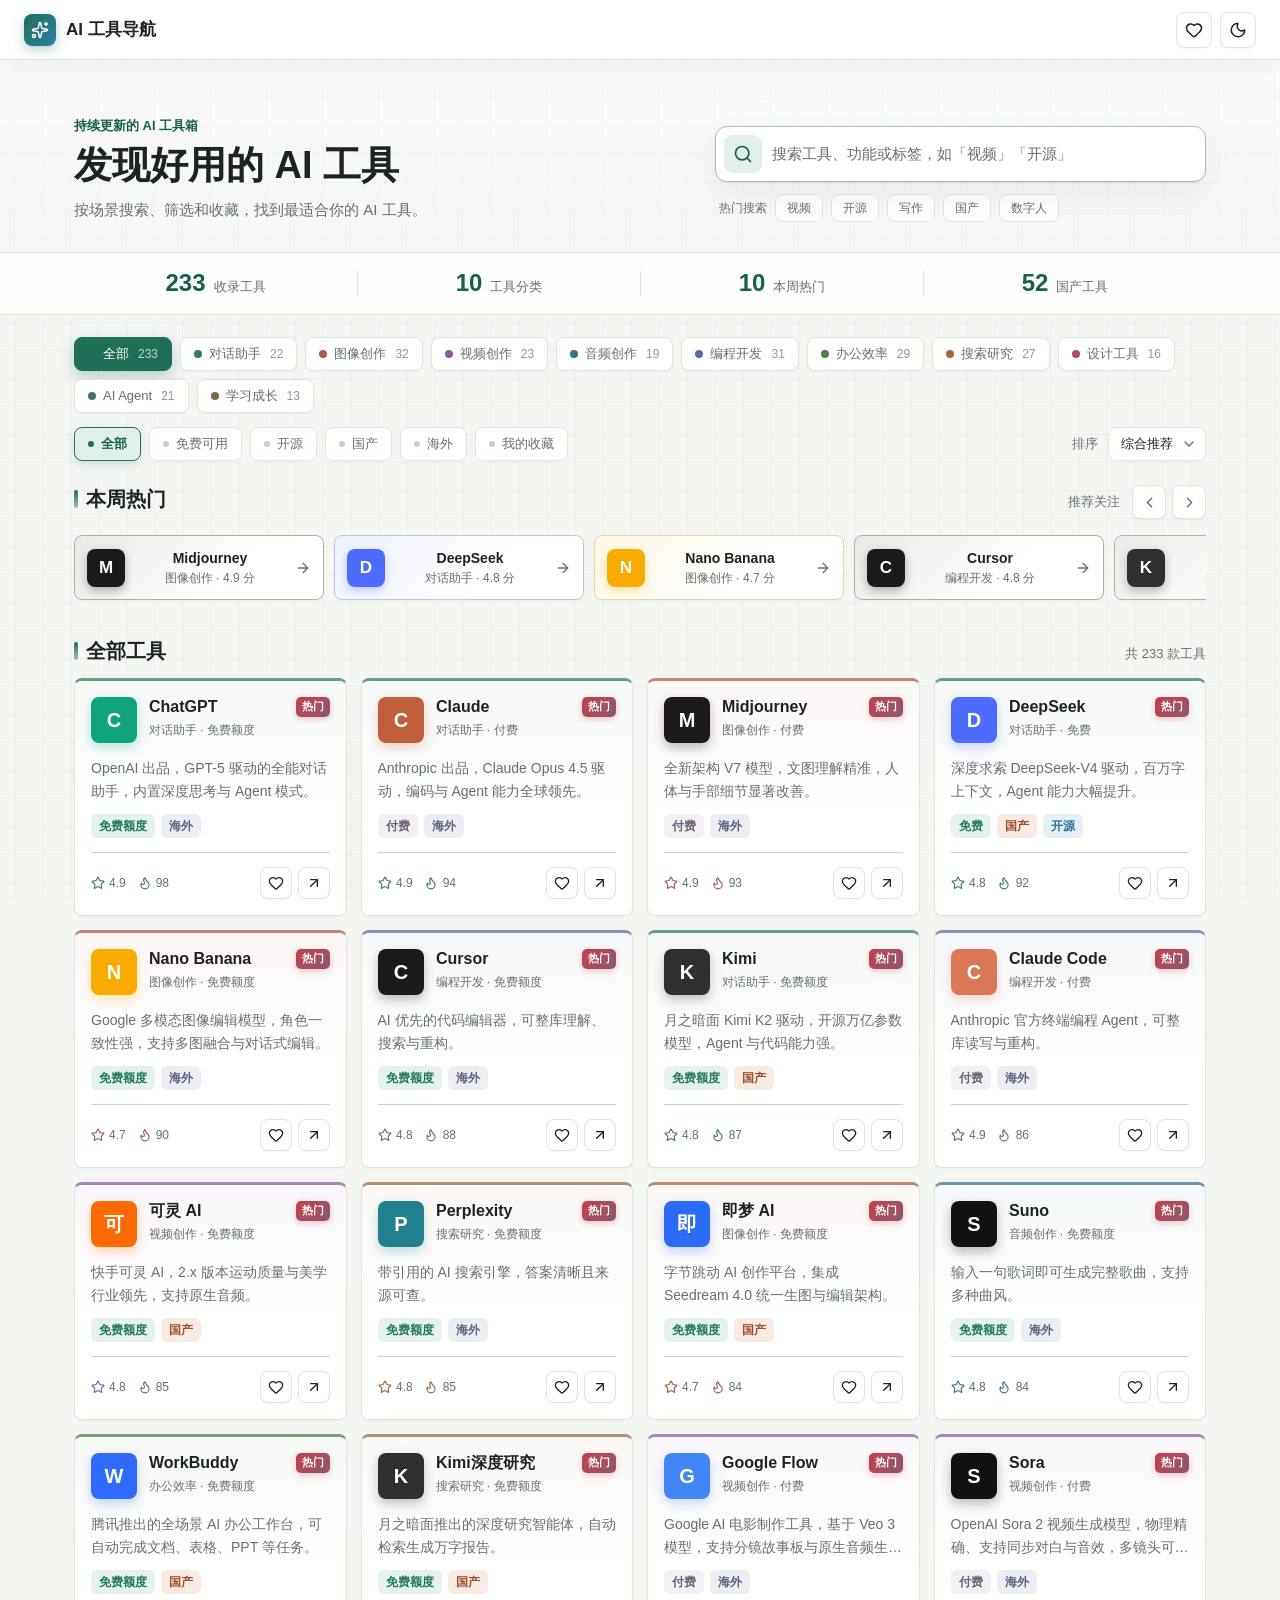
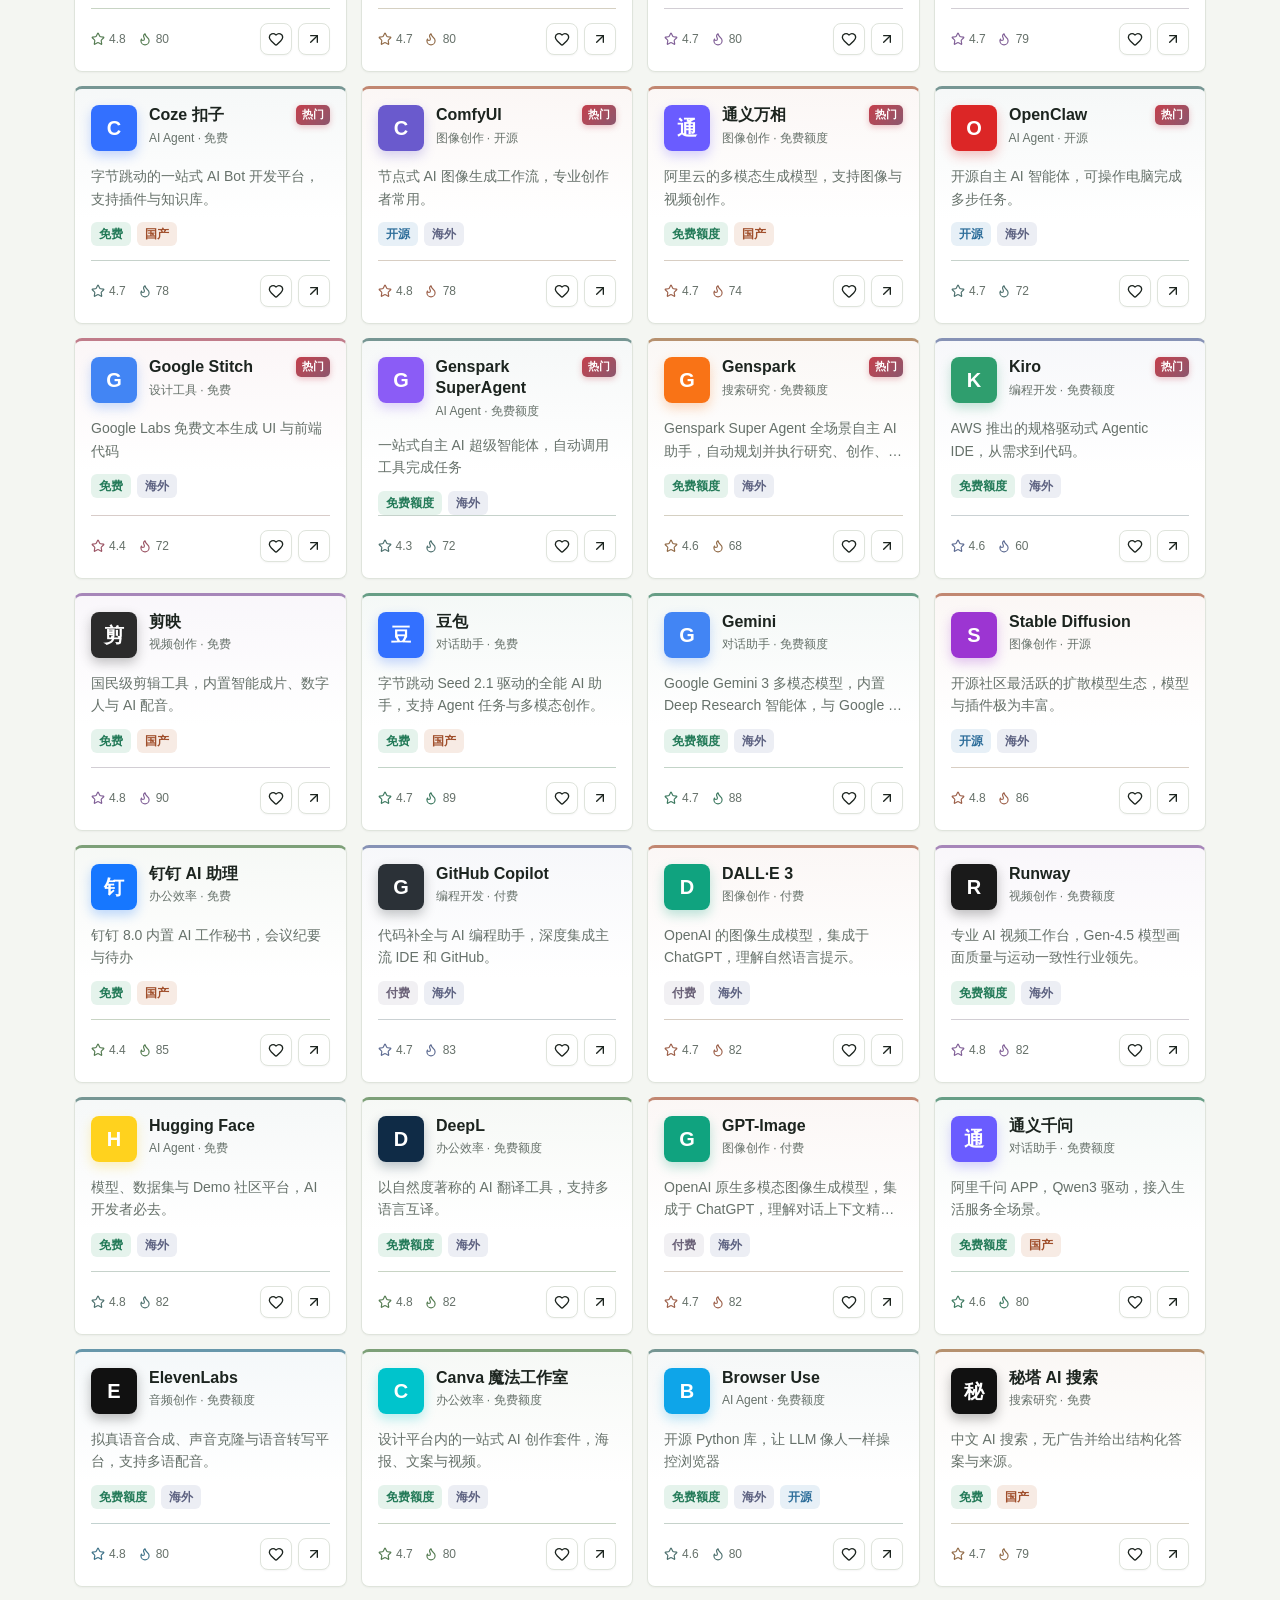
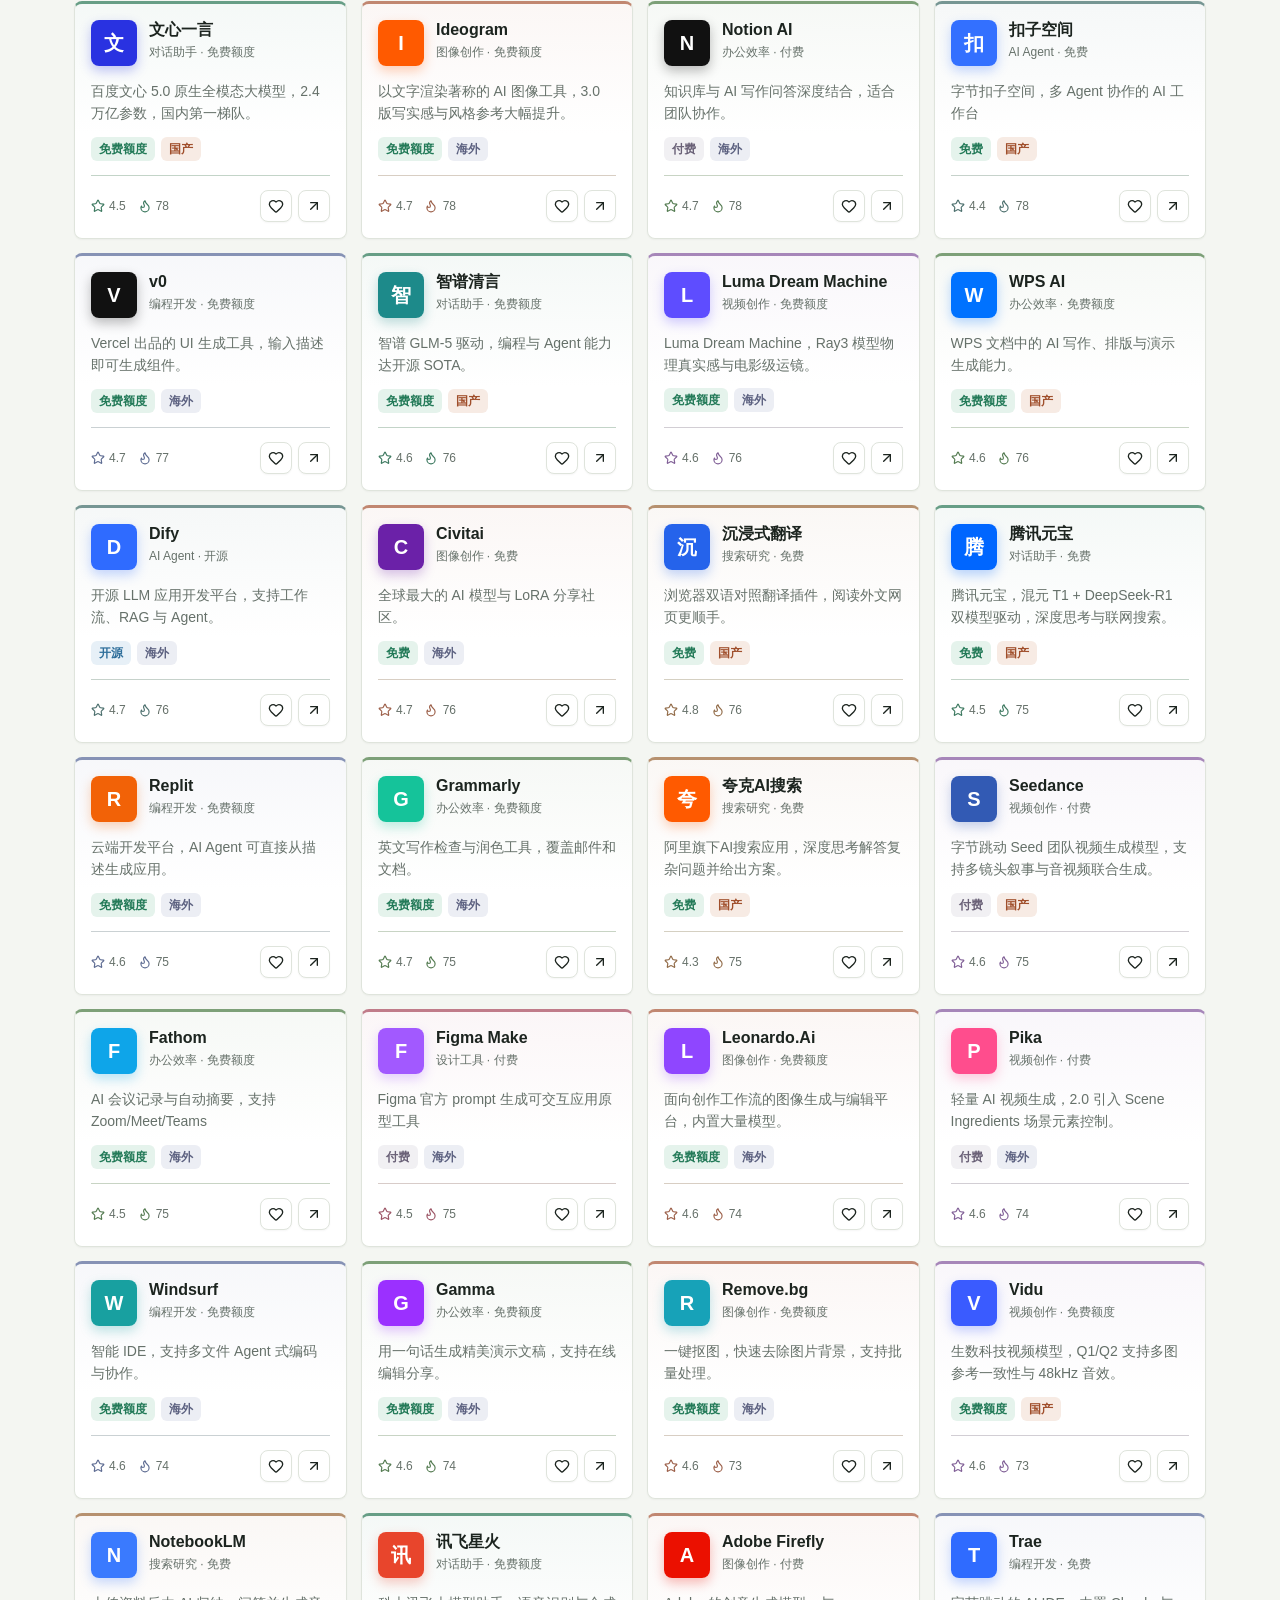
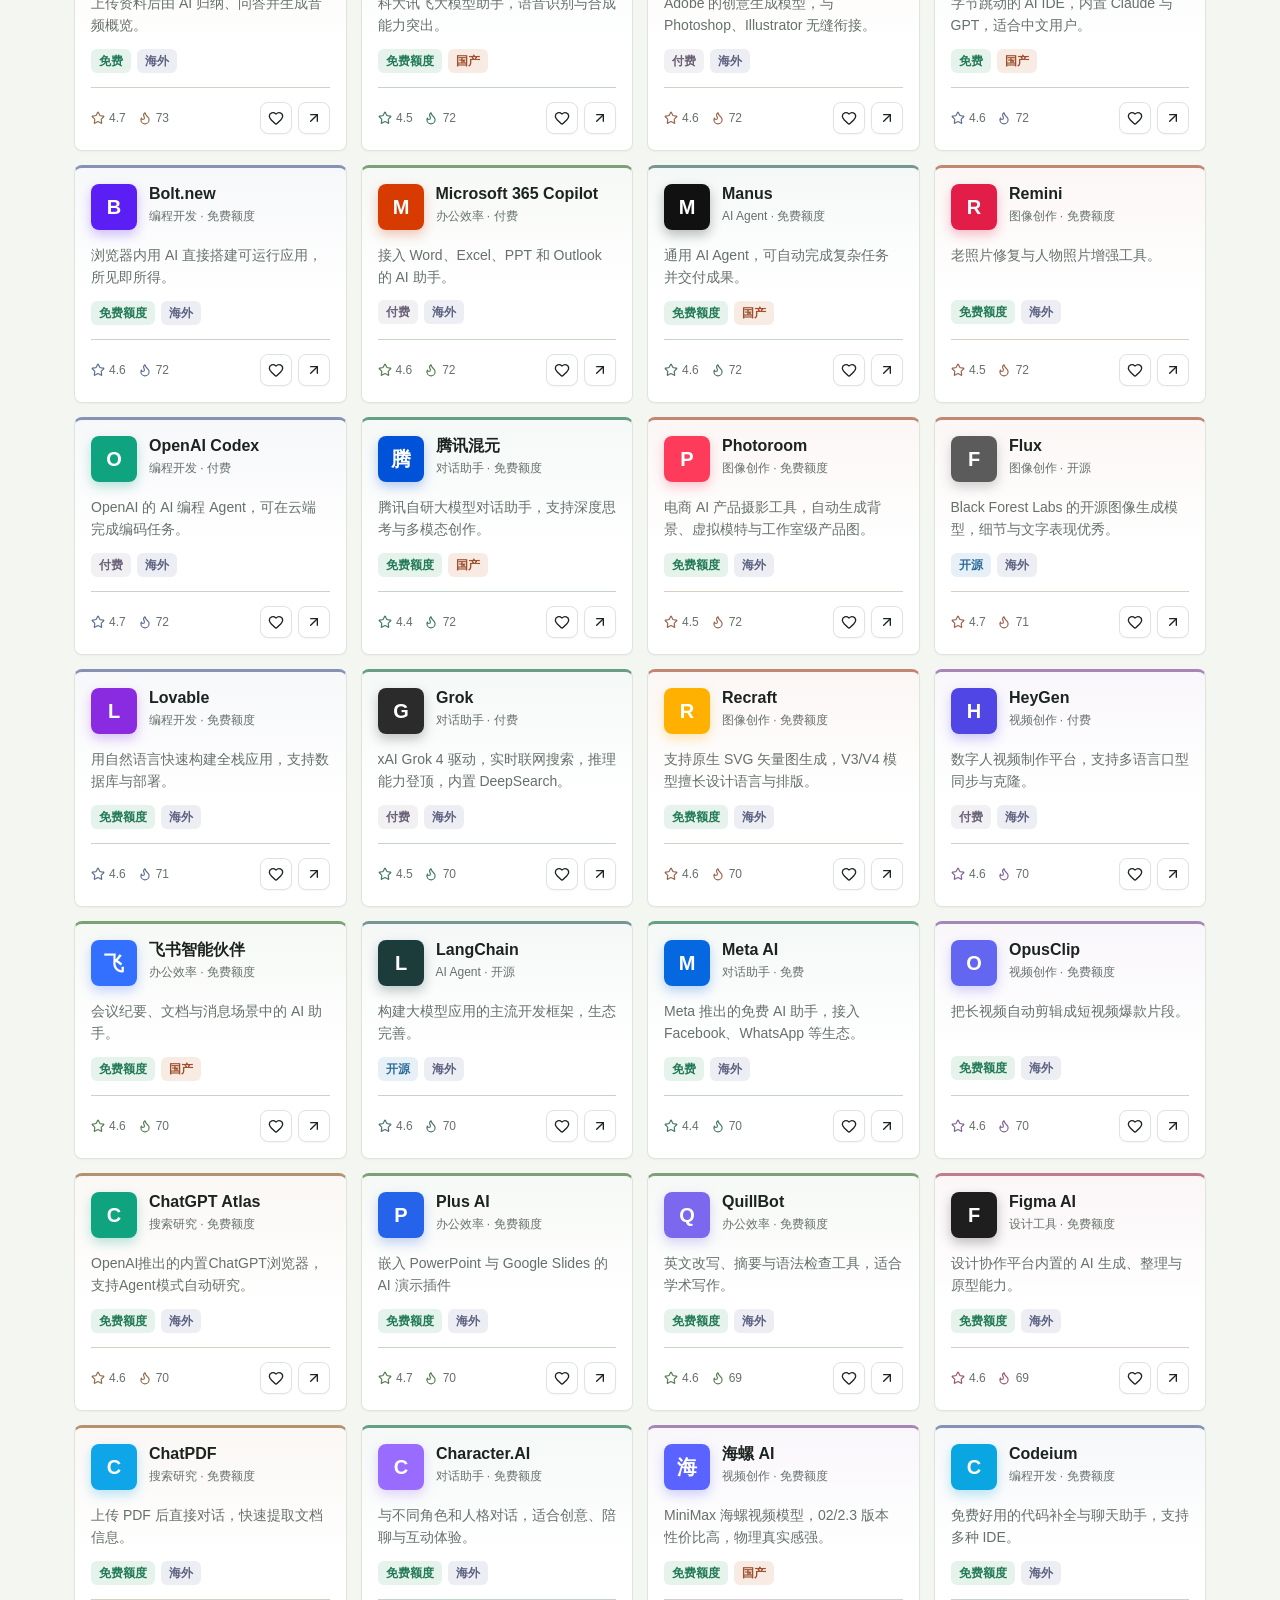
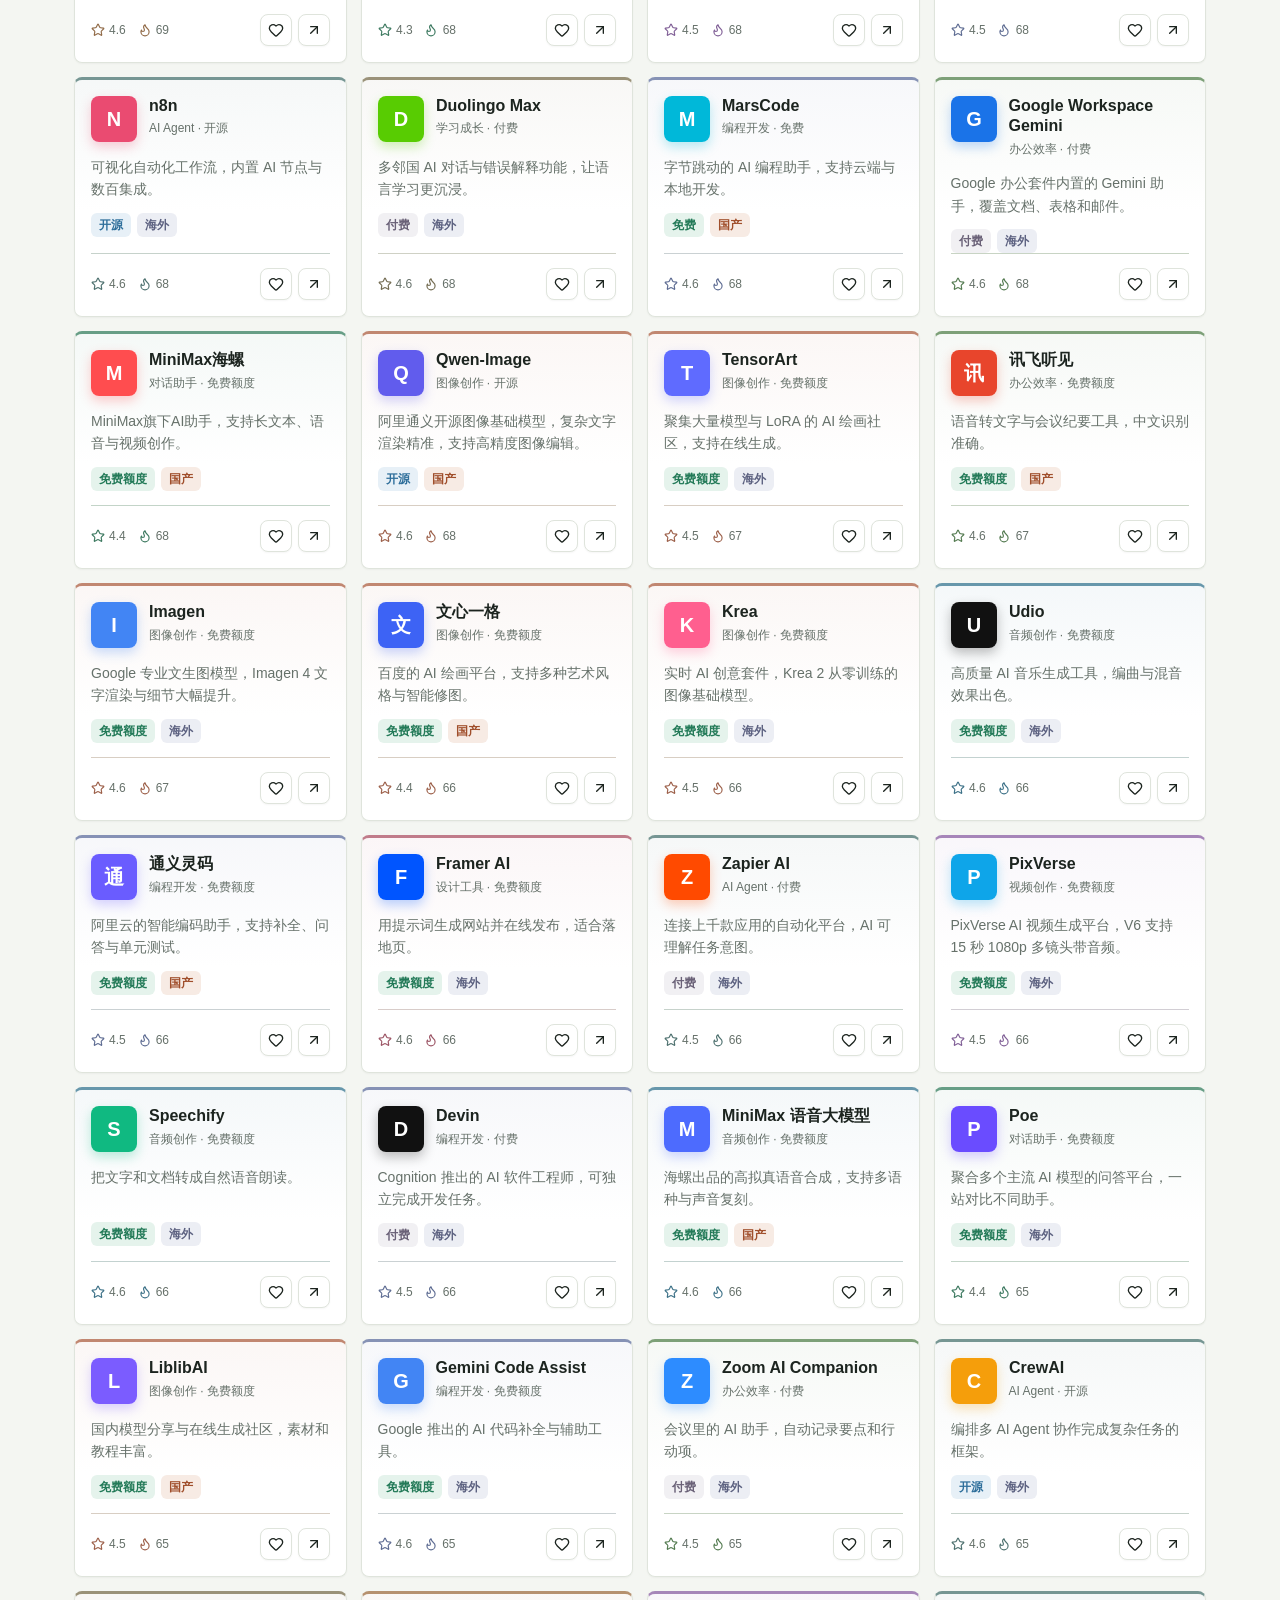
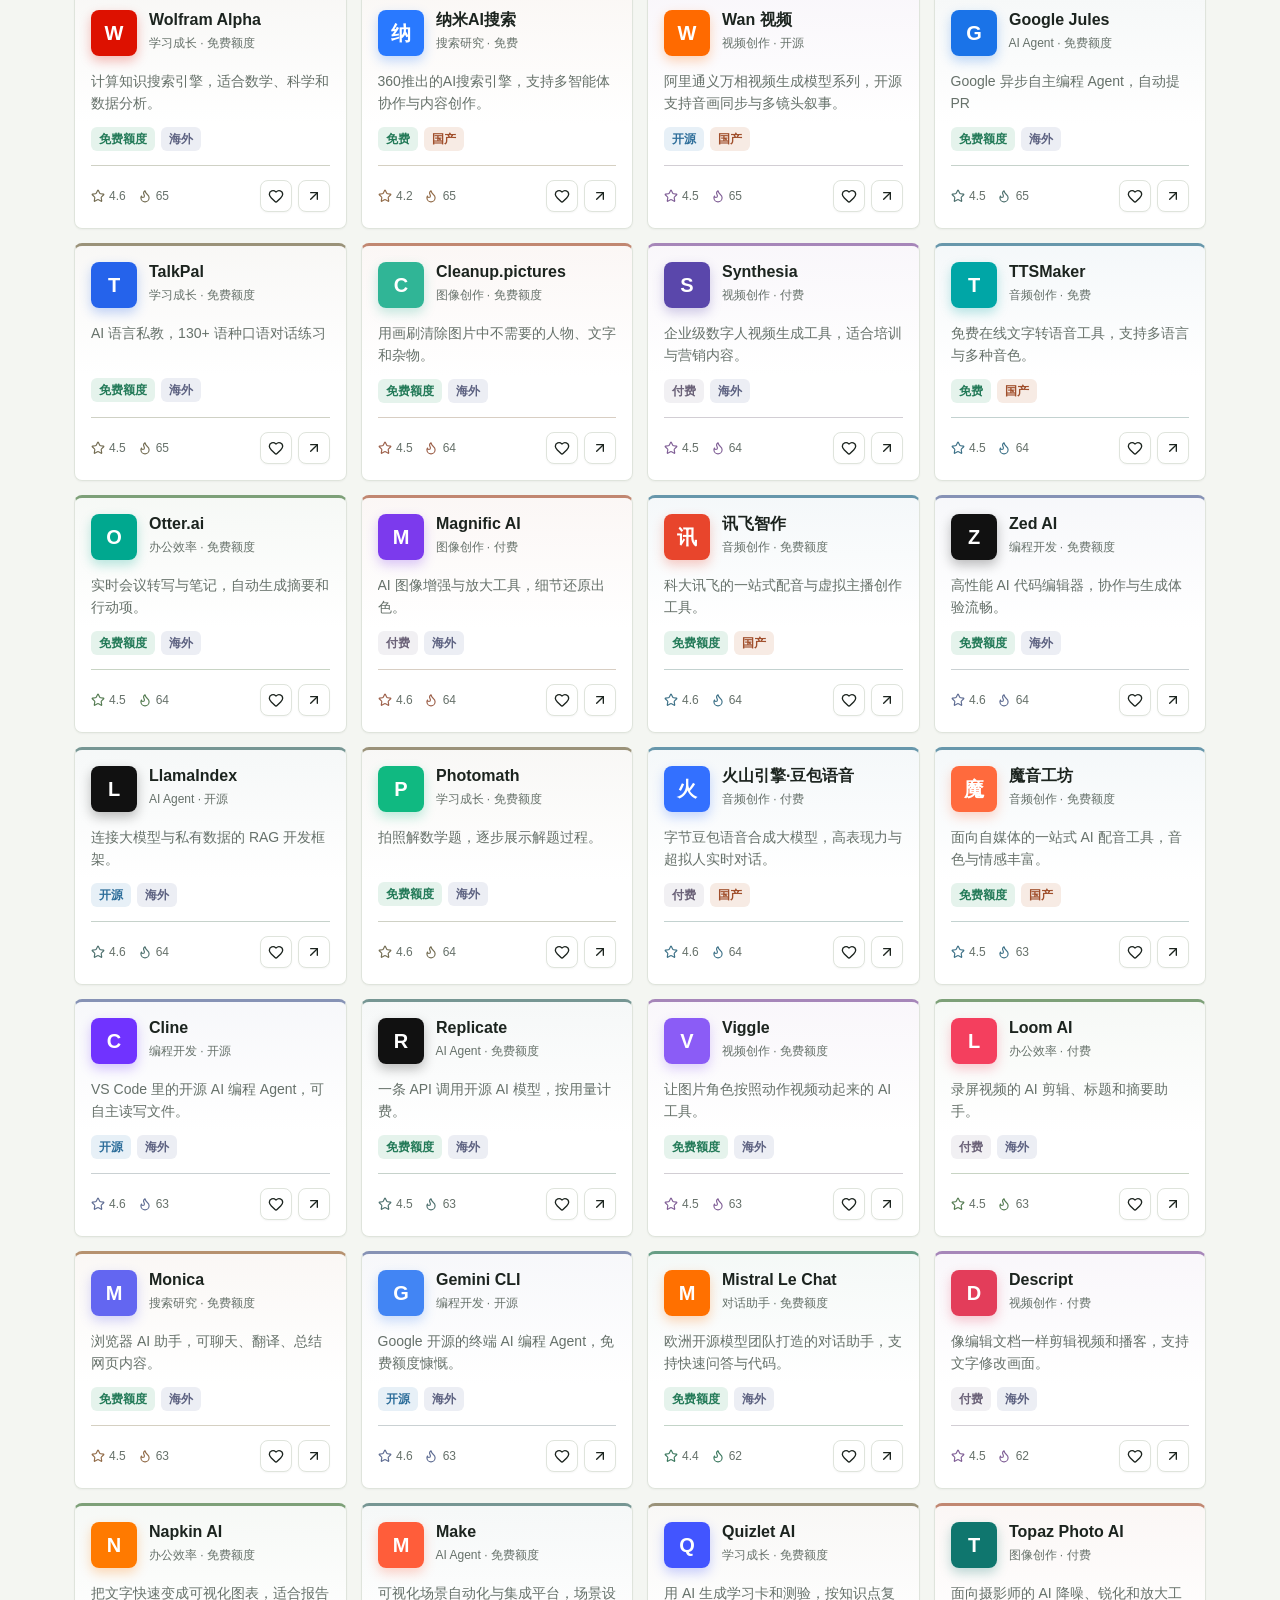
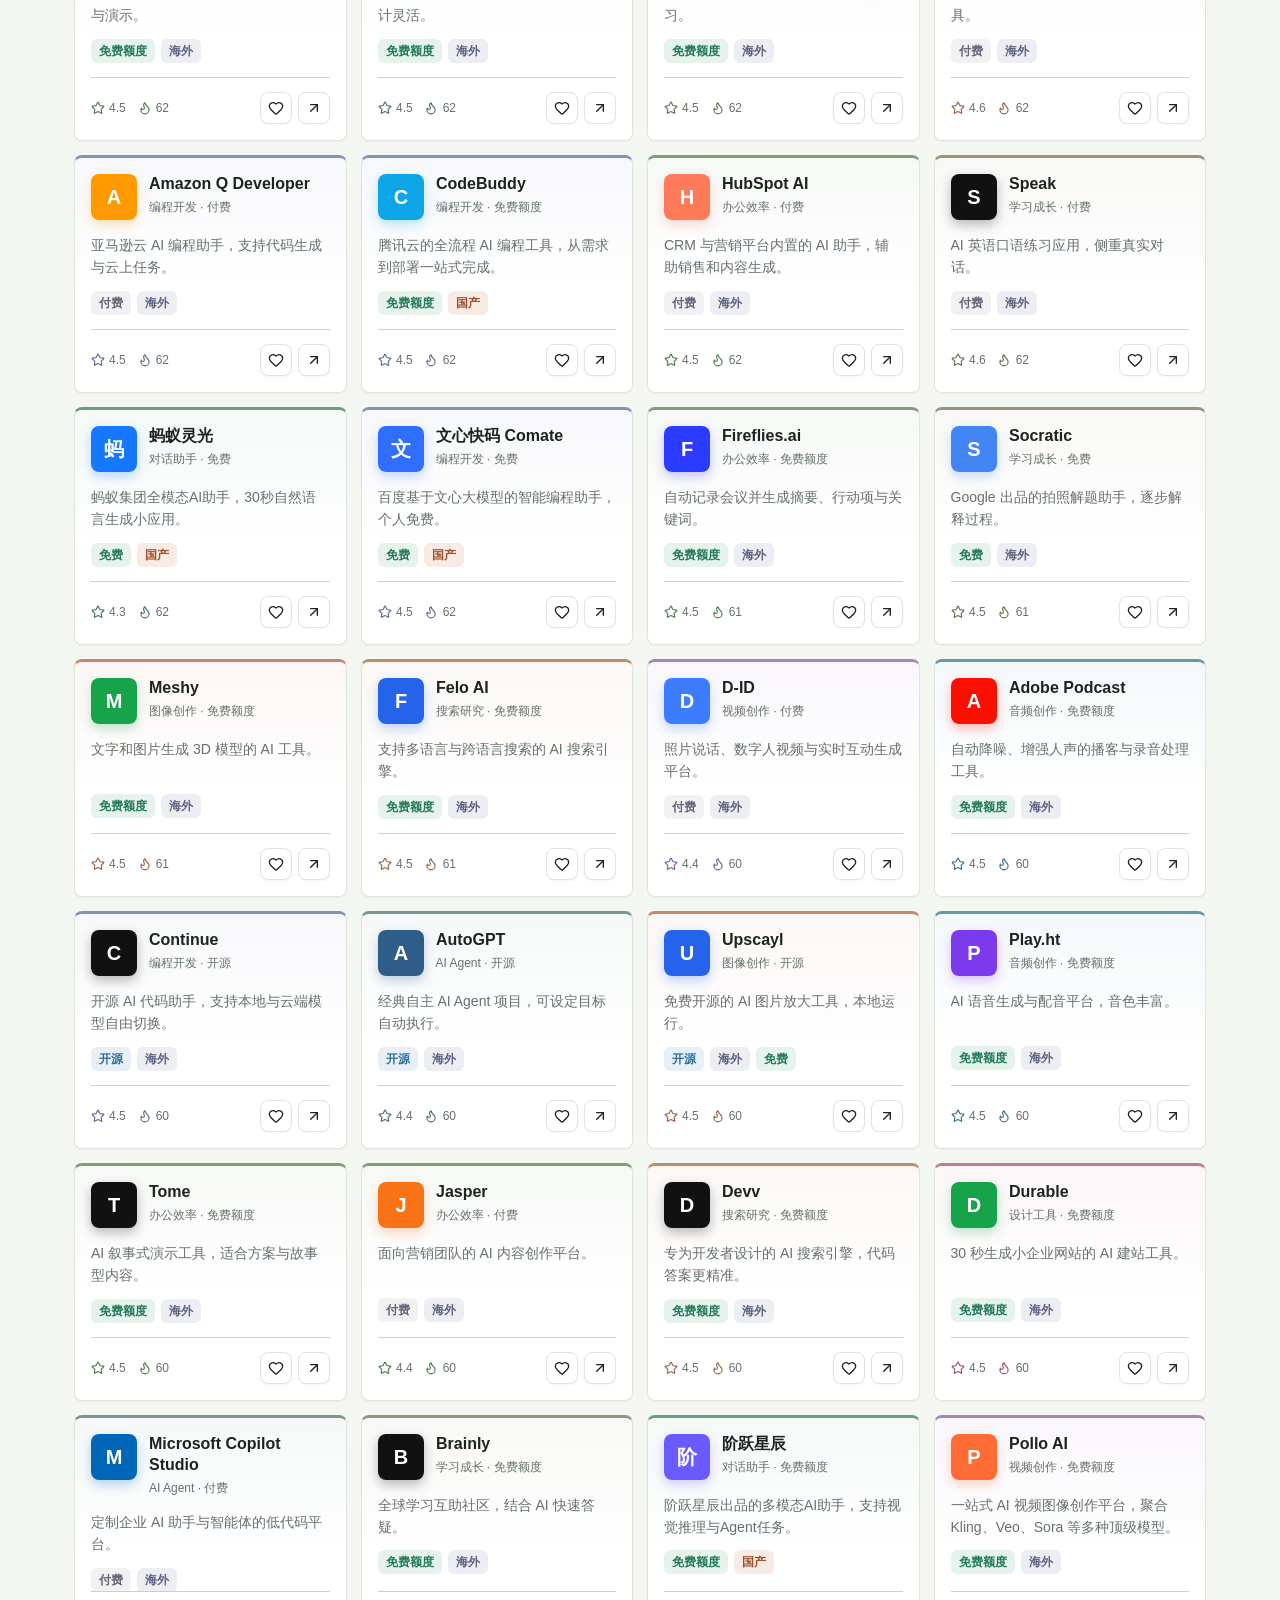
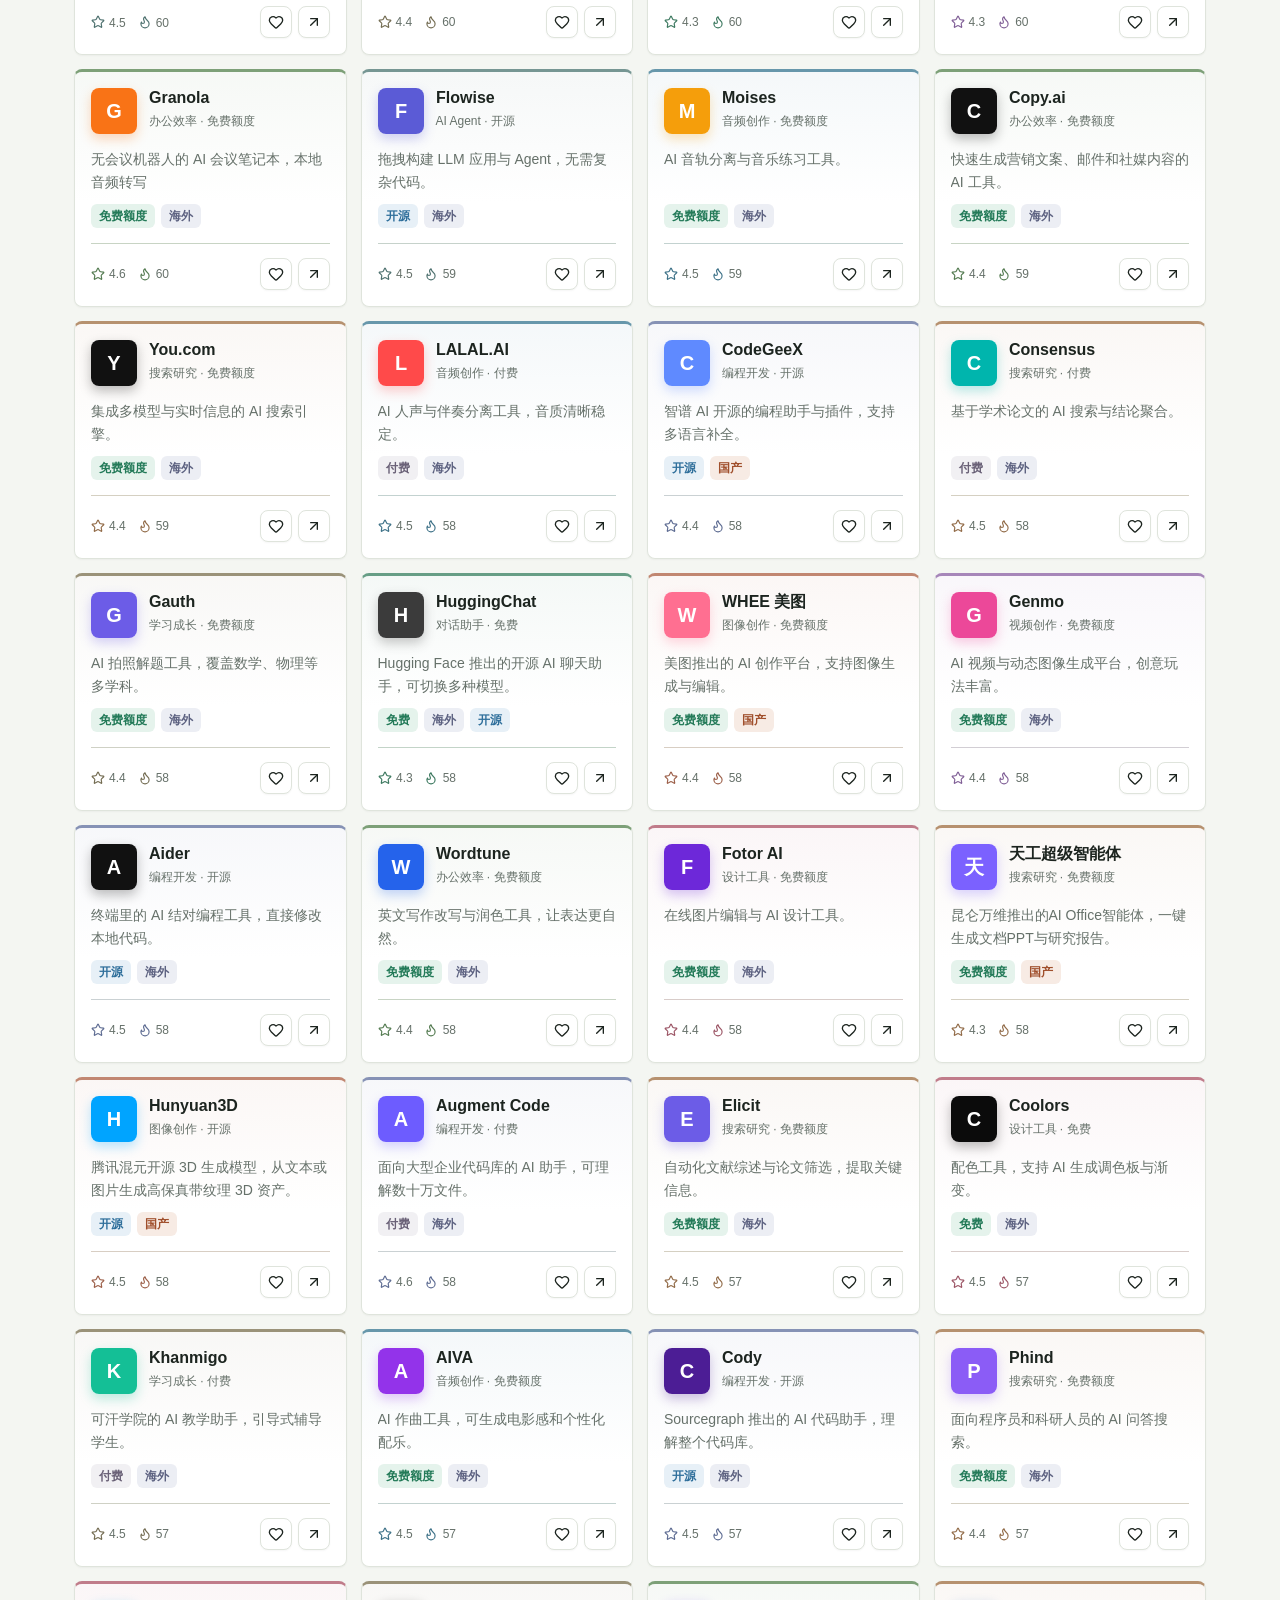
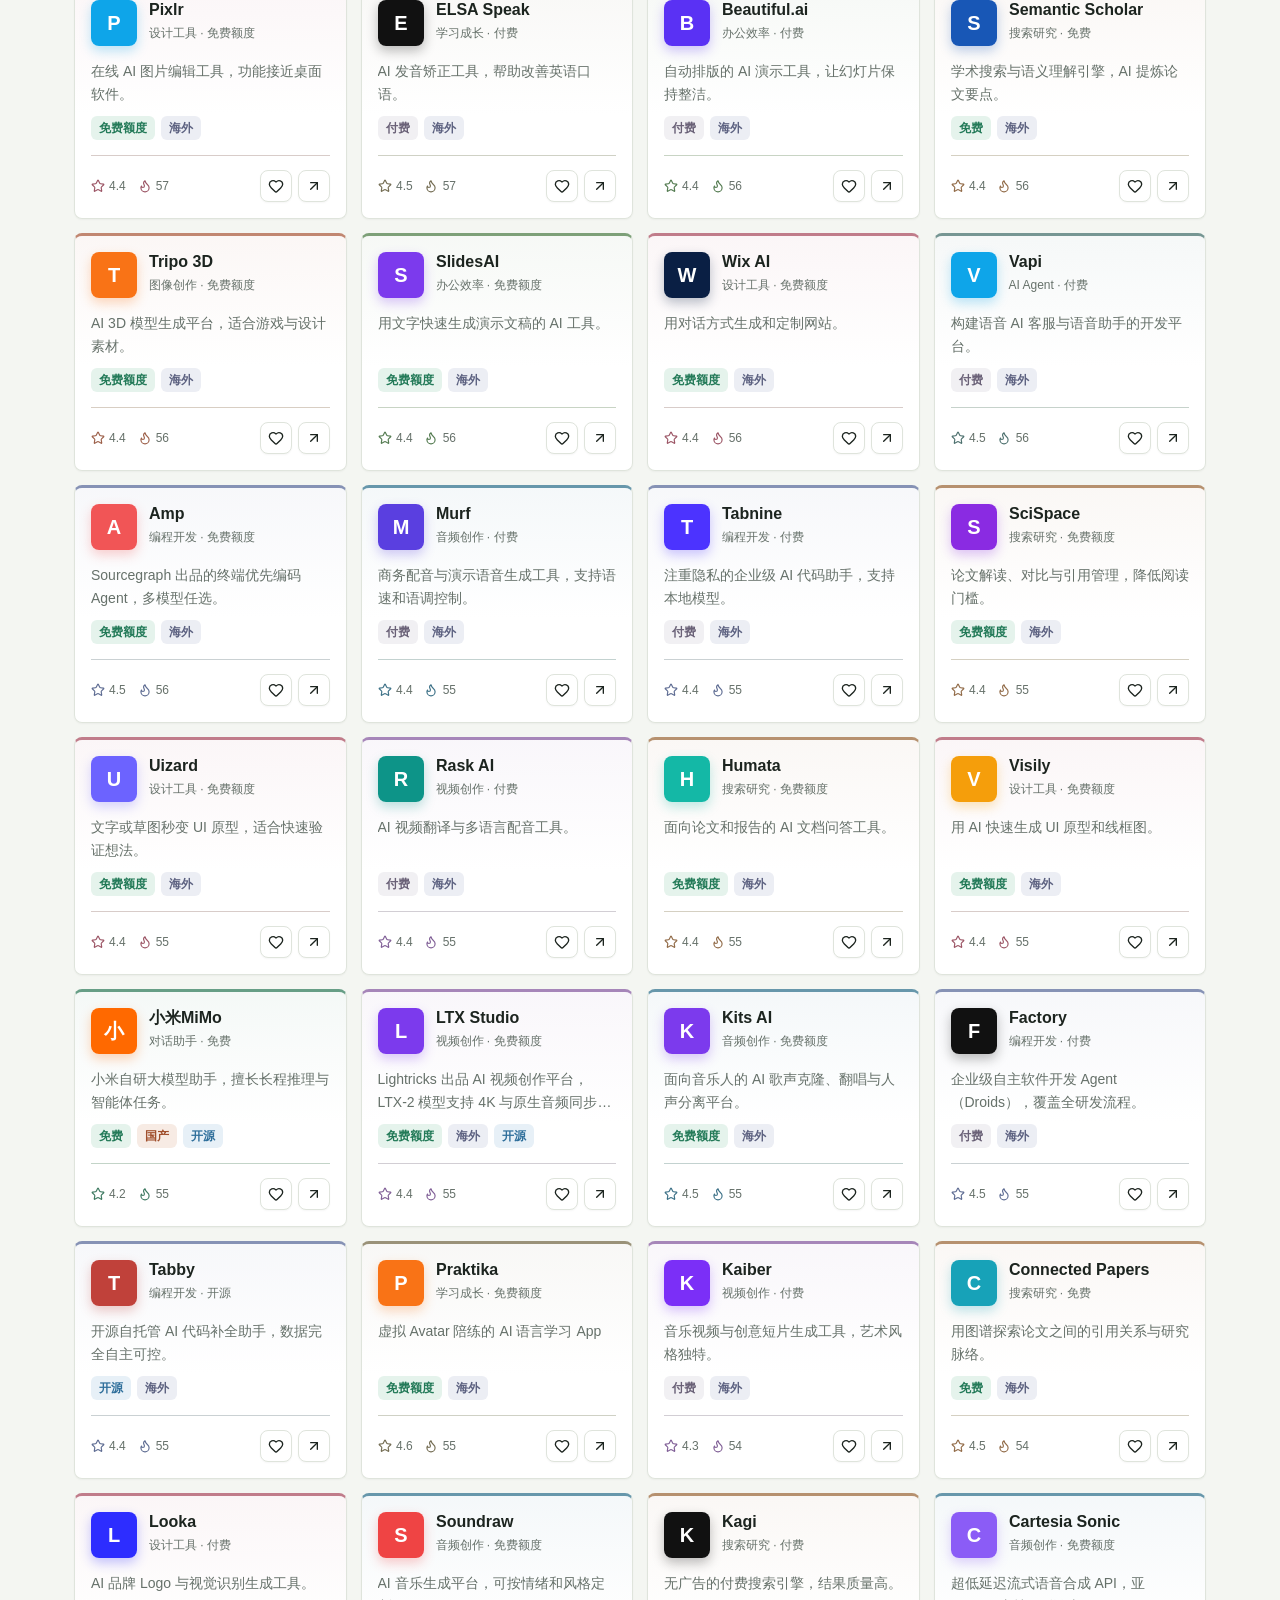
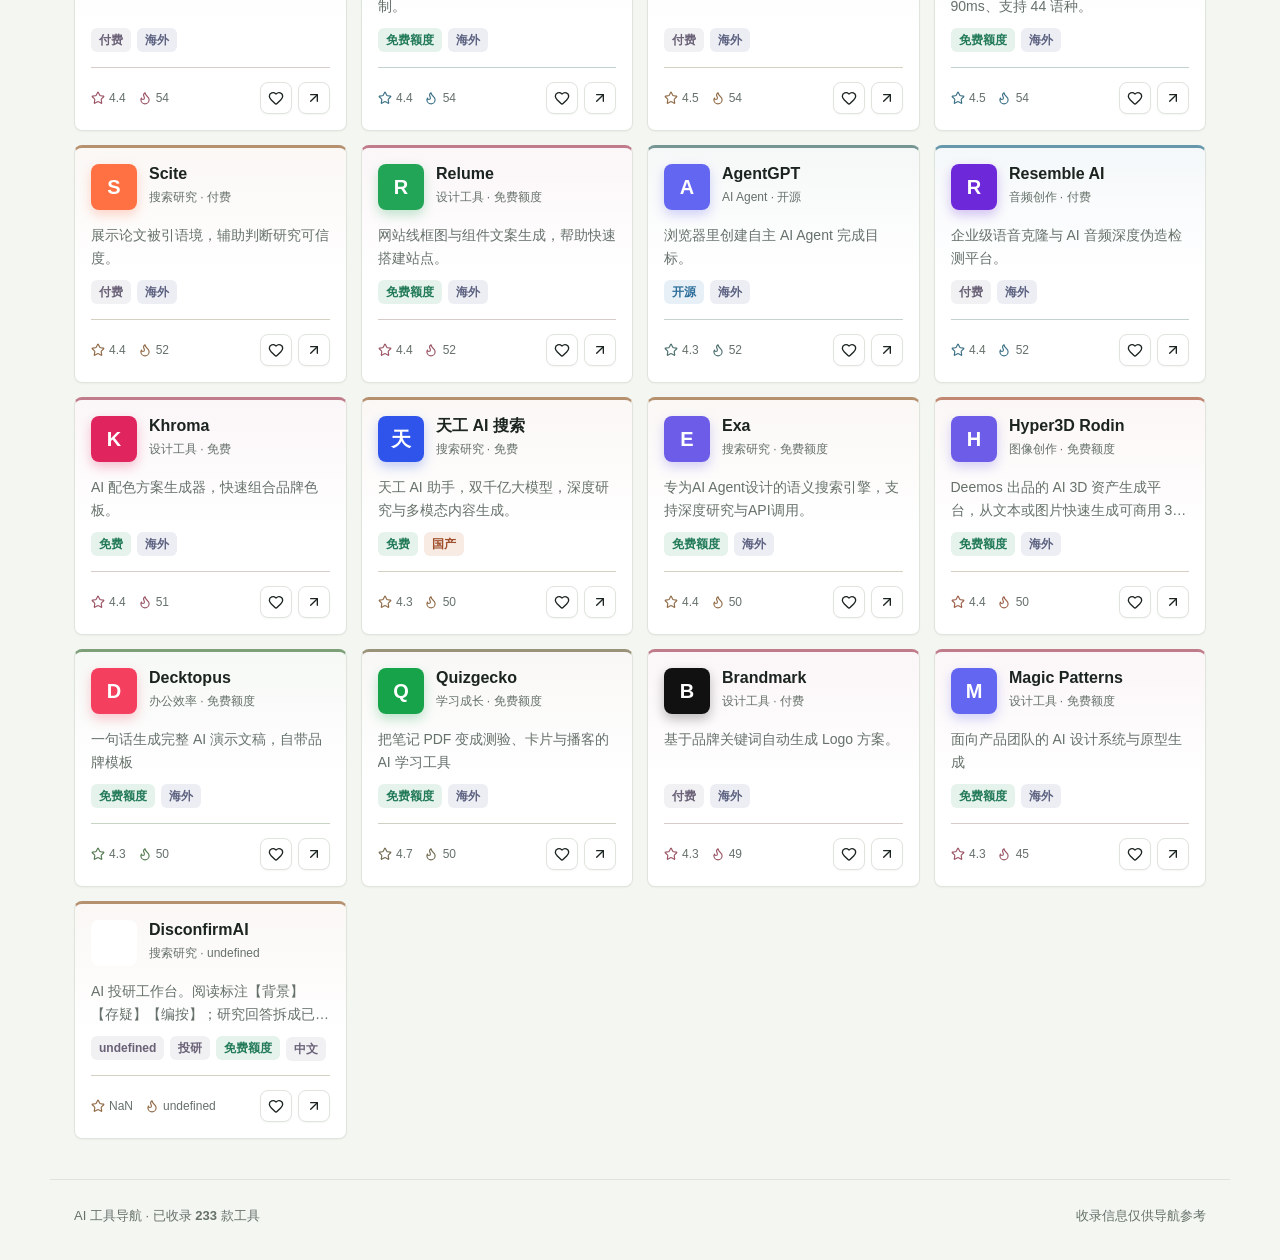
<file: index.html>
<!doctype html>
<html lang="zh-CN">
<head>
  <meta charset="utf-8">
  <meta name="viewport" content="width=device-width, initial-scale=1">
  <title>AI 工具导航</title>
  <meta name="description" content="一站发现、筛选和收藏好用的 AI 工具，覆盖对话、图像、视频、编程、办公、搜索、设计与 Agent。">
  <link rel="stylesheet" href="styles.css">
</head>
<body>
    <header class="topbar">
      <a class="brand" href="#" aria-label="AI 工具导航首页">
        <span class="brand-mark"><i data-lucide="sparkles"></i></span>
        <span class="brand-text">AI 工具导航</span>
      </a>
      <div class="topbar-actions">
        <button id="favoriteBtn" class="icon-btn" type="button" aria-label="查看我的收藏" title="我的收藏">
          <i data-lucide="heart"></i>
          <span class="count-badge" id="favCount" hidden>0</span>
        </button>
        <button id="themeBtn" class="icon-btn" type="button" aria-label="切换深浅色模式" title="切换主题">
          <i data-lucide="moon"></i>
        </button>
      </div>
    </header>

    <main>
    <section class="hero" aria-label="站点头部">
      <div class="hero-copy">
        <p class="eyebrow">持续更新的 AI 工具箱</p>
        <h1>发现好用的 AI 工具</h1>
        <p class="hero-sub">按场景搜索、筛选和收藏，找到最适合你的 AI 工具。</p>
      </div>
      <div class="hero-search">
        <div class="search-box">
          <i data-lucide="search" class="search-icon"></i>
          <input id="searchInput" type="text" placeholder="搜索工具、功能或标签，如「视频」「开源」" autocomplete="off">
          <button id="clearSearch" class="clear-btn" type="button" aria-label="清空搜索" title="清空" hidden>
            <i data-lucide="x"></i>
          </button>
        </div>
        <div class="quick-searches" id="quickSearches" aria-label="热门搜索">
          <span class="quick-label">热门搜索</span>
          <button type="button" data-query="视频">视频</button>
          <button type="button" data-query="开源">开源</button>
          <button type="button" data-query="写作">写作</button>
          <button type="button" data-query="国产">国产</button>
          <button type="button" data-query="数字人">数字人</button>
        </div>
      </div>
    </section>

    <section class="stats-band" aria-label="站点数据">
      <div class="stats-inner">
        <div class="stat-item">
          <strong id="statTools">0</strong>
          <span>收录工具</span>
        </div>
        <div class="stat-item">
          <strong id="statCats">0</strong>
          <span>工具分类</span>
        </div>
        <div class="stat-item">
          <strong id="statHot">0</strong>
          <span>本周热门</span>
        </div>
        <div class="stat-item">
          <strong id="statCn">0</strong>
          <span>国产工具</span>
        </div>
      </div>
    </section>

    <section class="controls" aria-label="筛选与排序">
      <div class="chip-row" id="categoryChips"></div>
      <div class="utility-row">
        <div class="filter-group" id="filterGroup">
          <button class="filter-pill active" type="button" data-filter="all">全部</button>
          <button class="filter-pill" type="button" data-filter="free">免费可用</button>
          <button class="filter-pill" type="button" data-filter="open">开源</button>
          <button class="filter-pill" type="button" data-filter="cn">国产</button>
          <button class="filter-pill" type="button" data-filter="oversea">海外</button>
          <button class="filter-pill" type="button" data-filter="favorites">我的收藏</button>
        </div>
        <div class="sort-group">
          <span class="sort-label">排序</span>
          <span class="select-wrap">
            <select id="sortSelect" aria-label="排序方式">
              <option value="recommend">综合推荐</option>
              <option value="rating">评分最高</option>
              <option value="traffic">热度最高</option>
              <option value="newest">最新收录</option>
            </select>
            <i data-lucide="chevron-down"></i>
          </span>
        </div>
      </div>
    </section>

    <section class="hot-section" id="hotSection" aria-label="热门推荐">
      <div class="section-head">
        <h2>本周热门</h2>
        <div class="section-head-right">
          <span class="section-hint">推荐关注</span>
          <div class="carousel-controls">
            <button class="carousel-btn" id="hotPrev" type="button" aria-label="上一组热门" title="上一组">
              <i data-lucide="chevron-left"></i>
            </button>
            <button class="carousel-btn" id="hotNext" type="button" aria-label="下一组热门" title="下一组">
              <i data-lucide="chevron-right"></i>
            </button>
          </div>
        </div>
      </div>
      <div class="hot-track" id="hotTrack"></div>
    </section>

    <section class="catalog-section" aria-label="全部工具">
      <div class="section-head">
        <h2 id="catalogTitle">全部工具</h2>
        <span class="section-hint" id="resultCount"></span>
      </div>
      <div class="tool-grid" id="toolGrid"></div>
      <div class="empty-state" id="emptyState" hidden>
        <span class="empty-icon"><i data-lucide="search-x"></i></span>
        <h3>没有找到匹配的工具</h3>
        <p>试试更换关键词，或切换到其他分类。</p>
        <button class="text-btn" id="resetBtn" type="button">重置筛选</button>
      </div>
    </section>
  </main>

  <footer class="footer">
    <span>AI 工具导航 · 已收录 <strong id="footerCount">0</strong> 款工具</span>
    <span class="footer-note">收录信息仅供导航参考</span>
  </footer>

  <div class="modal-backdrop" id="modalBackdrop" hidden>
    <div class="modal" role="dialog" aria-modal="true" aria-labelledby="modalName">
      <button class="modal-close icon-btn" id="modalClose" type="button" aria-label="关闭详情" title="关闭">
        <i data-lucide="x"></i>
      </button>
      <div class="modal-body" id="modalBody"></div>
    </div>
  </div>

  <div class="toast" id="toast" role="status" aria-live="polite"></div>
  <button class="back-to-top" id="backToTop" type="button" aria-label="回到顶部" title="回到顶部" hidden>
    <i data-lucide="arrow-up"></i>
  </button>

  <script src="lucide.min.js"></script>
  <script src="data.js"></script>
  <script src="app.js"></script>
</body>
</html>
</file>
<file: styles.css>
:root {
  --bg: #f4f6f2;
  --surface: #ffffff;
  --surface-2: #f0f3ee;
  --text: #1c241f;
  --muted: #66716a;
  --border: #dfe4dc;
  --border-strong: #c8d0c6;
  --accent: #1f6f58;
  --accent-2: #2f7fa6;
  --accent-soft: #e2f0ea;
  --accent-text: #16604c;
  --shadow: 0 1px 2px rgba(20, 30, 25, 0.05), 0 10px 28px rgba(20, 30, 25, 0.07);
  --shadow-hover: 0 2px 4px rgba(20, 30, 25, 0.06), 0 16px 36px rgba(20, 30, 25, 0.1);
  --danger: #c43d4b;
  --success: #2c7a5b;
  --tag-free-bg: #e5f3ec;
  --tag-free-text: #237a58;
  --tag-open-bg: #e7f0f7;
  --tag-open-text: #2f6f9b;
  --tag-home-bg: #f7ebe4;
  --tag-home-text: #a04f2c;
  --tag-global-bg: #eceef4;
  --tag-global-text: #5c6180;
  --tag-paid-bg: #f1f0f3;
  --tag-paid-text: #6a6177;
}

html[data-theme="dark"] {
  --bg: #141916;
  --surface: #1c241f;
  --surface-2: #232c26;
  --text: #edf2ed;
  --muted: #a7b1aa;
  --border: #303a34;
  --border-strong: #46524a;
  --accent: #6cc4a4;
  --accent-2: #72a9d0;
  --accent-soft: #20382e;
  --accent-text: #8ed6b9;
  --shadow: 0 1px 2px rgba(0, 0, 0, 0.28), 0 10px 28px rgba(0, 0, 0, 0.3);
  --shadow-hover: 0 2px 4px rgba(0, 0, 0, 0.32), 0 16px 36px rgba(0, 0, 0, 0.4);
  --danger: #ef7c87;
  --success: #72c9a8;
  --tag-free-bg: #1d3229;
  --tag-free-text: #7fd3ae;
  --tag-open-bg: #20313d;
  --tag-open-text: #8bc2e5;
  --tag-home-bg: #382820;
  --tag-home-text: #e5a078;
  --tag-global-bg: #2a2c3a;
  --tag-global-text: #a8add0;
  --tag-paid-bg: #2b2830;
  --tag-paid-text: #c2b4cd;
}

* {
  box-sizing: border-box;
}

[hidden] {
  display: none !important;
}

::selection {
  background: var(--accent-soft);
  color: var(--accent-text);
}

html {
  scroll-behavior: smooth;
  scrollbar-color: var(--border-strong) transparent;
}

body::-webkit-scrollbar {
  width: 10px;
}

body::-webkit-scrollbar-track {
  background: transparent;
}

body::-webkit-scrollbar-thumb {
  border: 2px solid transparent;
  border-radius: 6px;
  background: var(--border-strong);
  background-clip: padding-box;
}

body {
  margin: 0;
  font-family: -apple-system, BlinkMacSystemFont, "Segoe UI", "PingFang SC", "Hiragino Sans GB", "Microsoft YaHei", sans-serif;
  background: var(--bg);
  background-image:
    linear-gradient(180deg, rgba(255, 255, 255, 0.65), transparent 340px),
    linear-gradient(90deg, color-mix(in srgb, var(--accent) 5%, transparent) 1px, transparent 1px),
    linear-gradient(color-mix(in srgb, var(--accent) 5%, transparent) 1px, transparent 1px);
  background-size: 100% 100%, 28px 28px, 28px 28px;
  background-position: top center, 14px 14px, 14px 14px;
  background-attachment: fixed;
  color: var(--text);
  line-height: 1.5;
  -webkit-font-smoothing: antialiased;
}

html[data-theme="dark"] body {
  background-image:
    linear-gradient(180deg, rgba(255, 255, 255, 0.025), transparent 340px),
    linear-gradient(90deg, color-mix(in srgb, var(--accent) 6%, transparent) 1px, transparent 1px),
    linear-gradient(color-mix(in srgb, var(--accent) 6%, transparent) 1px, transparent 1px);
}

button,
input,
select {
  font: inherit;
  color: inherit;
}

button {
  cursor: pointer;
}

a {
  color: inherit;
  text-decoration: none;
}

button:focus-visible,
input:focus-visible,
select:focus-visible,
a:focus-visible {
  outline: 2px solid var(--accent);
  outline-offset: 2px;
}

.topbar {
  position: sticky;
  top: 0;
  z-index: 60;
  display: flex;
  align-items: center;
  justify-content: space-between;
  height: 60px;
  padding: 0 24px;
  background: color-mix(in srgb, var(--surface) 82%, transparent);
  -webkit-backdrop-filter: blur(16px) saturate(150%);
  backdrop-filter: blur(16px) saturate(150%);
  border-bottom: 1px solid var(--border);
  box-shadow: 0 8px 24px rgba(20, 30, 25, 0.04);
}

.brand {
  display: inline-flex;
  align-items: center;
  gap: 10px;
  font-weight: 700;
  font-size: 17px;
}

.brand-mark {
  display: grid;
  place-items: center;
  width: 32px;
  height: 32px;
  border-radius: 8px;
  background: linear-gradient(135deg, var(--accent), var(--accent-2));
  color: #fff;
  box-shadow: 0 4px 12px color-mix(in srgb, var(--accent) 30%, transparent);
}

.brand-mark svg {
  width: 18px;
  height: 18px;
}

.topbar-actions {
  display: flex;
  align-items: center;
  gap: 8px;
}

.icon-btn {
  position: relative;
  display: inline-grid;
  place-items: center;
  width: 36px;
  height: 36px;
  border: 1px solid var(--border);
  border-radius: 8px;
  background: var(--surface);
  box-shadow: 0 1px 2px rgba(20, 30, 25, 0.04);
  transition: border-color 0.15s ease, background 0.15s ease, transform 0.15s ease, box-shadow 0.15s ease, color 0.15s ease;
}

.icon-btn:hover {
  border-color: var(--border-strong);
  background: var(--surface);
  color: var(--accent-text);
  box-shadow: 0 4px 12px rgba(20, 30, 25, 0.08);
  transform: translateY(-1px);
}

.icon-btn:active {
  transform: translateY(1px);
}

.icon-btn svg {
  width: 18px;
  height: 18px;
}

.count-badge {
  position: absolute;
  top: -5px;
  right: -5px;
  min-width: 17px;
  height: 17px;
  padding: 0 4px;
  border-radius: 9px;
  background: var(--danger);
  color: #fff;
  font-size: 11px;
  line-height: 17px;
  text-align: center;
}

main {
  min-height: calc(100vh - 140px);
}

.hero {
  position: relative;
  max-width: 1180px;
  margin: 0 auto;
  padding: 56px 24px 30px;
  display: grid;
  grid-template-columns: 1.25fr 1fr;
  gap: 28px;
  align-items: end;
}

.eyebrow {
  margin: 0 0 8px;
  color: var(--accent-text);
  font-size: 13px;
  font-weight: 600;
}

h1 {
  margin: 0;
  font-size: 38px;
  line-height: 1.15;
  letter-spacing: 0;
}

.hero-sub {
  margin: 12px 0 0;
  max-width: 46ch;
  color: var(--muted);
  font-size: 15px;
}

.hero-search {
  display: flex;
  flex-direction: column;
  gap: 12px;
}

.search-box {
  position: relative;
  display: flex;
  align-items: center;
  height: 56px;
  background: var(--surface);
  border: 1px solid color-mix(in srgb, var(--border-strong) 80%, var(--accent));
  border-radius: 12px;
  padding: 0 12px 0 8px;
  box-shadow: var(--shadow);
  transition: border-color 0.18s ease, box-shadow 0.18s ease, transform 0.18s ease;
}

.search-box:focus-within {
  border-color: var(--accent);
  box-shadow: 0 0 0 4px color-mix(in srgb, var(--accent) 14%, transparent), 0 10px 28px rgba(20, 30, 25, 0.08);
  transform: translateY(-1px);
}

.search-icon {
  flex: none;
  width: 38px;
  height: 38px;
  padding: 9px;
  border-radius: 9px;
  background: var(--accent-soft);
  color: var(--accent-text);
  box-sizing: border-box;
}

.search-box input {
  flex: 1;
  min-width: 0;
  height: 100%;
  border: 0;
  outline: 0;
  background: transparent;
  padding: 0 10px;
  font-size: 15px;
  font-weight: 500;
}

.search-box input::placeholder {
  color: var(--muted);
}

input[type="search"]::-webkit-search-cancel-button,
input[type="search"]::-webkit-search-decoration,
input[type="search"]::-webkit-search-results-button,
input[type="search"]::-webkit-search-results-decoration {
  -webkit-appearance: none;
  appearance: none;
  display: none;
}

input[type="search"]::-ms-clear,
input[type="search"]::-ms-reveal {
  display: none;
  width: 0;
  height: 0;
}

.clear-btn {
  display: inline-grid;
  place-items: center;
  width: 30px;
  height: 30px;
  border: 0;
  border-radius: 8px;
  background: transparent;
  color: var(--muted);
}

.clear-btn:hover {
  background: var(--surface-2);
  color: var(--text);
}

.clear-btn svg {
  width: 16px;
  height: 16px;
}

.quick-searches {
  display: flex;
  align-items: center;
  flex-wrap: wrap;
  gap: 8px;
  padding: 0 4px;
}

.quick-label {
  color: var(--muted);
  font-size: 12px;
}

.quick-searches button {
  height: 28px;
  padding: 0 11px;
  border: 1px solid var(--border);
  border-radius: 7px;
  background: color-mix(in srgb, var(--surface) 78%, transparent);
  color: var(--muted);
  font-size: 12px;
  transition: border-color 0.15s ease, color 0.15s ease, background 0.15s ease, transform 0.15s ease;
}

.quick-searches button:hover {
  border-color: color-mix(in srgb, var(--accent) 45%, var(--border));
  background: var(--accent-soft);
  color: var(--accent-text);
  transform: translateY(-1px);
}

.stats-band {
  border-top: 1px solid var(--border);
  border-bottom: 1px solid var(--border);
  background: color-mix(in srgb, var(--surface) 72%, transparent);
  -webkit-backdrop-filter: blur(12px);
  backdrop-filter: blur(12px);
}

.stats-inner {
  display: grid;
  grid-template-columns: repeat(4, 1fr);
  max-width: 1180px;
  margin: 0 auto;
  padding: 18px 24px;
}

.stat-item {
  display: flex;
  align-items: baseline;
  justify-content: center;
  gap: 8px;
  padding: 0 16px;
  border-left: 1px solid var(--border);
}

.stat-item:first-child {
  border-left: 0;
}

.stat-item strong {
  font-size: 24px;
  line-height: 1;
  color: var(--accent-text);
  font-variant-numeric: tabular-nums;
}

.stat-item span {
  color: var(--muted);
  font-size: 13px;
}

.controls,
.hot-section,
.catalog-section {
  max-width: 1180px;
  margin: 0 auto;
  padding-left: 24px;
  padding-right: 24px;
}

.controls {
  padding-top: 22px;
  padding-bottom: 18px;
}

.chip-row {
  display: flex;
  flex-wrap: wrap;
  gap: 8px;
}

.chip {
  display: inline-flex;
  align-items: center;
  gap: 7px;
  height: 34px;
  padding: 0 13px;
  border: 1px solid var(--border);
  border-radius: 8px;
  background: var(--surface);
  color: var(--muted);
  font-size: 13px;
  box-shadow: 0 1px 2px rgba(20, 30, 25, 0.04);
  transition: border-color 0.15s ease, color 0.15s ease, background 0.15s ease, box-shadow 0.15s ease, transform 0.15s ease;
}

.chip:hover {
  border-color: color-mix(in srgb, var(--chip-color, var(--accent)) 48%, var(--border));
  color: var(--text);
  transform: translateY(-1px);
}

.chip.active {
  border-color: var(--chip-color, var(--accent));
  background: var(--chip-color, var(--accent));
  color: #fff;
  box-shadow: 0 6px 16px color-mix(in srgb, var(--chip-color, var(--accent)) 28%, transparent);
}

.chip-dot {
  width: 8px;
  height: 8px;
  border-radius: 50%;
  flex: none;
}

.chip.active .chip-dot {
  background: rgba(255, 255, 255, 0.85);
}

.chip-count {
  margin-left: 2px;
  color: inherit;
  font-size: 12px;
  opacity: 0.72;
}

.utility-row {
  display: flex;
  align-items: center;
  justify-content: space-between;
  gap: 14px;
  margin-top: 14px;
  flex-wrap: wrap;
}

.filter-group {
  display: flex;
  flex-wrap: wrap;
  gap: 8px;
}

.filter-pill {
  display: inline-flex;
  align-items: center;
  gap: 7px;
  height: 34px;
  padding: 0 13px;
  border: 1px solid var(--border);
  border-radius: 8px;
  background: var(--surface);
  color: var(--muted);
  font-size: 13px;
  transition: border-color 0.15s ease, color 0.15s ease, background 0.15s ease, box-shadow 0.15s ease, transform 0.15s ease;
}

.filter-pill::before {
  content: "";
  width: 6px;
  height: 6px;
  border-radius: 50%;
  background: currentColor;
  opacity: 0.35;
  transition: opacity 0.15s ease, background 0.15s ease;
}

.filter-pill:hover {
  border-color: var(--border-strong);
  color: var(--text);
  transform: translateY(-1px);
}

.filter-pill.active {
  border-color: var(--accent);
  background: var(--accent-soft);
  color: var(--accent-text);
  font-weight: 600;
  box-shadow: 0 4px 12px color-mix(in srgb, var(--accent) 14%, transparent);
}

.filter-pill.active::before {
  background: var(--accent);
  opacity: 1;
}

.sort-group {
  display: inline-flex;
  align-items: center;
  gap: 10px;
}

.sort-label {
  color: var(--muted);
  font-size: 13px;
}

.select-wrap {
  position: relative;
  display: inline-flex;
  align-items: center;
}

.sort-group select {
  appearance: none;
  height: 34px;
  padding: 0 32px 0 12px;
  border: 1px solid var(--border);
  border-radius: 8px;
  background: var(--surface);
  color: var(--text);
  font-size: 13px;
  cursor: pointer;
  transition: border-color 0.15s ease, box-shadow 0.15s ease;
}

.sort-group select:hover {
  border-color: var(--border-strong);
}

.select-wrap svg {
  position: absolute;
  right: 9px;
  width: 16px;
  height: 16px;
  color: var(--muted);
  pointer-events: none;
}

.section-head {
  display: flex;
  align-items: baseline;
  justify-content: space-between;
  gap: 16px;
  margin-bottom: 14px;
}

.section-head h2 {
  position: relative;
  margin: 0;
  font-size: 20px;
  line-height: 1.3;
  padding-left: 12px;
}

.section-head h2::before {
  content: "";
  position: absolute;
  left: 0;
  top: 50%;
  width: 4px;
  height: 18px;
  border-radius: 2px;
  background: linear-gradient(180deg, var(--accent), color-mix(in srgb, var(--accent) 36%, var(--accent-soft)));
  transform: translateY(-50%);
}

.section-hint {
  color: var(--muted);
  font-size: 13px;
}

.section-head-right {
  display: flex;
  align-items: center;
  gap: 12px;
}

.carousel-controls {
  display: flex;
  gap: 6px;
}

.carousel-btn {
  display: inline-grid;
  place-items: center;
  width: 34px;
  height: 34px;
  border: 1px solid var(--border);
  border-radius: 8px;
  background: var(--surface);
  color: var(--muted);
  box-shadow: 0 1px 2px rgba(20, 30, 25, 0.04);
  transition: border-color 0.15s ease, color 0.15s ease, background 0.15s ease, transform 0.15s ease, opacity 0.15s ease;
}

.carousel-btn:hover {
  border-color: var(--border-strong);
  color: var(--accent-text);
  background: var(--surface-2);
  transform: translateY(-1px);
}

.carousel-btn:disabled {
  opacity: 0.38;
  cursor: default;
  transform: none;
}

.carousel-btn svg {
  width: 17px;
  height: 17px;
}

.hot-track {
  display: grid;
  grid-auto-flow: column;
  grid-auto-columns: 250px;
  gap: 10px;
  overflow-x: auto;
  padding: 2px 2px 10px;
  scroll-snap-type: x mandatory;
  scrollbar-width: none;
  -ms-overflow-style: none;
}

.hot-track::-webkit-scrollbar {
  display: none;
}

.hot-card {
  scroll-snap-align: start;
  --hot-color: var(--accent);
  display: flex;
  align-items: center;
  gap: 10px;
  padding: 12px;
  border: 1px solid color-mix(in srgb, var(--hot-color) 26%, var(--border));
  border-radius: 8px;
  background:
    linear-gradient(135deg, color-mix(in srgb, var(--hot-color) 10%, var(--surface)), var(--surface) 62%);
  box-shadow: 0 1px 2px rgba(20, 30, 25, 0.04);
  transition: border-color 0.15s ease, box-shadow 0.15s ease, transform 0.15s ease;
}

.hot-card:hover {
  border-color: color-mix(in srgb, var(--hot-color) 55%, var(--border));
  box-shadow: 0 12px 26px color-mix(in srgb, var(--hot-color) 18%, transparent), var(--shadow-hover);
  transform: translateY(-2px);
}

.hot-avatar {
  position: relative;
  flex: none;
  width: 38px;
  height: 38px;
  border-radius: 8px;
  display: grid;
  place-items: center;
  overflow: hidden;
  color: #fff;
  font-size: 17px;
  font-weight: 700;
  box-shadow: 0 4px 10px color-mix(in srgb, var(--hot-color) 30%, transparent);
}

.hot-info {
  min-width: 0;
  flex: 1;
}

.hot-info strong {
  display: block;
  overflow: hidden;
  text-overflow: ellipsis;
  white-space: nowrap;
  font-size: 14px;
}

.hot-info span {
  display: block;
  color: var(--muted);
  font-size: 12px;
}

.hot-card .arrow {
  flex: none;
  width: 16px;
  height: 16px;
  color: var(--muted);
}

.hot-section {
  padding-top: 6px;
  padding-bottom: 28px;
}

.catalog-section {
  padding-bottom: 40px;
}

.tool-grid {
  display: grid;
  grid-template-columns: repeat(auto-fill, minmax(270px, 1fr));
  gap: 14px;
}

.tool-card {
  --card-color: var(--accent);
  display: flex;
  flex-direction: column;
  cursor: pointer;
  min-height: 238px;
  padding: 16px;
  border: 1px solid var(--border);
  border-top: 3px solid color-mix(in srgb, var(--card-color) 68%, var(--border));
  border-radius: 8px;
  background:
    linear-gradient(180deg, color-mix(in srgb, var(--card-color) 5%, var(--surface)), var(--surface) 130px);
  box-shadow: 0 1px 2px rgba(20, 30, 25, 0.04);
  animation: cardIn 0.24s ease both;
  animation-delay: calc(var(--card-index, 0) * 14ms);
  transition: border-color 0.18s ease, box-shadow 0.18s ease, transform 0.18s ease;
}

.tool-card:hover {
  border-color: color-mix(in srgb, var(--card-color) 32%, var(--border));
  border-top-color: var(--card-color);
  box-shadow: 0 2px 6px rgba(20, 30, 25, 0.06), 0 18px 38px color-mix(in srgb, var(--card-color) 15%, transparent);
  transform: translateY(-2px);
}

.card-top {
  display: flex;
  align-items: flex-start;
  gap: 12px;
}

.card-top .hot-flag {
  flex: none;
  margin-left: auto;
}

.avatar {
  --avatar-color: var(--accent);
  position: relative;
  flex: none;
  width: 46px;
  height: 46px;
  border-radius: 8px;
  display: grid;
  place-items: center;
  overflow: hidden;
  color: #fff;
  font-size: 20px;
  font-weight: 700;
  box-shadow: 0 5px 12px color-mix(in srgb, var(--avatar-color) 28%, transparent), inset 0 0 0 1px rgba(255, 255, 255, 0.16);
}

.avatar-fallback {
  position: absolute;
  inset: 0;
  display: grid;
  place-items: center;
  color: #fff;
  font-weight: 700;
}

.avatar-img {
  position: relative;
  z-index: 1;
  width: 100%;
  height: 100%;
  padding: 6px;
  border-radius: inherit;
  background: #fff;
  box-sizing: border-box;
  object-fit: contain;
}

.avatar-logo {
  background: #fff;
}

.card-title-wrap {
  min-width: 0;
  flex: 1;
}

.card-title {
  display: flex;
  align-items: flex-start;
  gap: 6px;
  min-width: 0;
  margin: 0;
  font-size: 16px;
  line-height: 1.3;
}

.card-title-name {
  min-width: 0;
  overflow-wrap: anywhere;
  word-break: break-word;
  white-space: normal;
}

.hot-flag {
  flex: none;
  padding: 2px 6px;
  border-radius: 5px;
  background: linear-gradient(135deg, var(--danger), color-mix(in srgb, var(--danger) 62%, var(--accent-2)));
  color: #fff;
  font-size: 11px;
  font-weight: 600;
  line-height: 1.4;
  box-shadow: 0 2px 6px color-mix(in srgb, var(--danger) 30%, transparent);
}

.card-category {
  margin-top: 3px;
  color: var(--muted);
  font-size: 12px;
}

.card-actions {
  display: flex;
  gap: 6px;
  flex: none;
}

.card-actions-bottom {
  align-items: center;
  margin-left: auto;
}

.card-actions .icon-btn {
  width: 32px;
  height: 32px;
}

.card-actions .icon-btn svg {
  width: 16px;
  height: 16px;
}

.icon-btn.is-active {
  border-color: color-mix(in srgb, var(--danger) 45%, var(--border));
  background: color-mix(in srgb, var(--danger) 12%, var(--surface));
  color: var(--danger);
}

.icon-btn.is-active svg {
  fill: currentColor;
}

.card-desc {
  margin: 14px 0 0;
  min-height: 44px;
  color: var(--muted);
  font-size: 14px;
  line-height: 1.6;
  display: -webkit-box;
  -webkit-line-clamp: 2;
  -webkit-box-orient: vertical;
  overflow: hidden;
}

.card-tags {
  display: flex;
  flex-wrap: wrap;
  gap: 6px;
  margin-top: 12px;
}

.tag {
  display: inline-flex;
  align-items: center;
  height: 24px;
  padding: 0 8px;
  border-radius: 6px;
  background: var(--surface-2);
  color: var(--muted);
  font-size: 12px;
  white-space: nowrap;
}

.tag.accent {
  background: var(--accent-soft);
  color: var(--accent-text);
  font-weight: 600;
}

.tag.free {
  background: var(--tag-free-bg);
  color: var(--tag-free-text);
  font-weight: 600;
}

.tag.open {
  background: var(--tag-open-bg);
  color: var(--tag-open-text);
  font-weight: 600;
}

.tag.home {
  background: var(--tag-home-bg);
  color: var(--tag-home-text);
  font-weight: 600;
}

.tag.global {
  background: var(--tag-global-bg);
  color: var(--tag-global-text);
  font-weight: 600;
}

.tag.paid {
  background: var(--tag-paid-bg);
  color: var(--tag-paid-text);
  font-weight: 600;
}

.card-footer {
  display: flex;
  align-items: center;
  gap: 12px;
  margin-top: auto;
  padding-top: 14px;
  border-top: 1px solid color-mix(in srgb, var(--card-color) 16%, var(--border));
}

.card-meta {
  display: flex;
  align-items: center;
  gap: 12px;
  color: var(--muted);
  font-size: 12px;
}

.meta-item {
  display: inline-flex;
  align-items: center;
  gap: 4px;
}

.meta-item svg {
  width: 14px;
  height: 14px;
  color: color-mix(in srgb, var(--card-color) 72%, var(--muted));
}

.card-footer .icon-btn {
  width: 32px;
  height: 32px;
}

.card-footer .icon-btn svg {
  width: 16px;
  height: 16px;
}

.empty-state {
  padding: 56px 20px;
  text-align: center;
  border: 1px dashed var(--border-strong);
  border-radius: 8px;
  background: var(--surface);
}

.empty-icon {
  display: inline-grid;
  place-items: center;
  width: 48px;
  height: 48px;
  border-radius: 8px;
  background: var(--surface-2);
  color: var(--muted);
}

.empty-icon svg {
  width: 24px;
  height: 24px;
}

.empty-state h3 {
  margin: 16px 0 4px;
  font-size: 17px;
}

.empty-state p {
  margin: 0 0 16px;
  color: var(--muted);
  font-size: 14px;
}

.text-btn {
  height: 36px;
  padding: 0 14px;
  border: 1px solid var(--border-strong);
  border-radius: 8px;
  background: var(--surface);
  color: var(--text);
  font-size: 13px;
}

.text-btn:hover {
  border-color: var(--accent);
  color: var(--accent-text);
}

.footer {
  display: flex;
  align-items: center;
  justify-content: space-between;
  gap: 12px;
  max-width: 1180px;
  margin: 0 auto;
  padding: 26px 24px 34px;
  border-top: 1px solid var(--border);
  color: var(--muted);
  font-size: 13px;
  flex-wrap: wrap;
}

.footer-note {
  color: var(--muted);
}

.modal-backdrop {
  position: fixed;
  inset: 0;
  z-index: 100;
  display: grid;
  place-items: center;
  padding: 24px;
  background: rgba(10, 16, 12, 0.55);
  animation: fadeIn 0.16s ease;
}

.modal-backdrop[hidden] {
  display: none;
}

.modal {
  --modal-color: var(--accent);
  position: relative;
  width: min(720px, 100%);
  max-height: 86vh;
  overflow-y: auto;
  padding: 30px 30px 26px;
  border: 1px solid var(--border);
  border-radius: 14px;
  background:
    linear-gradient(180deg, color-mix(in srgb, var(--modal-color) 6%, var(--surface)), var(--surface) 170px);
  box-shadow: 0 24px 64px rgba(10, 16, 12, 0.22);
  animation: slideUp 0.22s ease;
}

.modal::before {
  content: "";
  position: absolute;
  top: 0;
  left: 0;
  right: 0;
  height: 4px;
  border-radius: 14px 14px 0 0;
  background: linear-gradient(90deg, var(--modal-color), color-mix(in srgb, var(--modal-color) 30%, transparent));
}

.modal-close {
  position: absolute;
  top: 14px;
  right: 14px;
}

.modal-body {
  padding-right: 8px;
}

.modal-head {
  display: flex;
  align-items: flex-start;
  gap: 14px;
  padding-right: 40px;
}

.modal-head .avatar {
  width: 56px;
  height: 56px;
  font-size: 24px;
}

.modal-head h2 {
  margin: 0;
  font-size: 24px;
  line-height: 1.25;
}

.modal-head .sub {
  margin-top: 4px;
  color: var(--muted);
  font-size: 13px;
}

.modal-desc {
  margin: 20px 0 0;
  color: var(--text);
  font-size: 15px;
  line-height: 1.7;
}

.modal-section {
  margin-top: 22px;
}

.modal-section h3 {
  margin: 0 0 10px;
  font-size: 15px;
}

.feature-list {
  display: grid;
  grid-template-columns: repeat(auto-fill, minmax(150px, 1fr));
  gap: 8px;
  margin: 0;
  padding: 0;
  list-style: none;
}

.feature-list li {
  display: flex;
  align-items: center;
  gap: 7px;
  min-height: 34px;
  padding: 0 10px;
  border: 1px solid var(--border);
  border-radius: 8px;
  background: color-mix(in srgb, var(--surface) 86%, var(--surface-2));
  color: var(--text);
  font-size: 13px;
}

.feature-list li svg {
  width: 15px;
  height: 15px;
  padding: 2px;
  border-radius: 50%;
  background: var(--accent-soft);
  color: var(--accent-text);
  box-sizing: border-box;
  flex: none;
}

.modal-meta {
  display: grid;
  grid-template-columns: repeat(3, 1fr);
  gap: 10px;
}

.meta-box {
  padding: 12px;
  border: 1px solid var(--border);
  border-radius: 8px;
  background: color-mix(in srgb, var(--surface) 86%, var(--surface-2));
}

.meta-box span {
  display: block;
  color: var(--muted);
  font-size: 12px;
}

.meta-box strong {
  display: block;
  margin-top: 2px;
  font-size: 15px;
}

.modal-tags {
  display: flex;
  flex-wrap: wrap;
  gap: 6px;
}

.modal-actions {
  display: flex;
  align-items: center;
  gap: 10px;
  margin-top: 24px;
  padding-top: 20px;
  border-top: 1px solid var(--border);
  flex-wrap: wrap;
}

.primary-btn {
  display: inline-flex;
  align-items: center;
  justify-content: center;
  gap: 8px;
  height: 40px;
  padding: 0 18px;
  border: 1px solid var(--accent);
  border-radius: 8px;
  background: var(--accent);
  color: #fff;
  font-size: 14px;
  font-weight: 600;
  box-shadow: 0 6px 16px color-mix(in srgb, var(--accent) 26%, transparent);
  transition: filter 0.15s ease, transform 0.15s ease, box-shadow 0.15s ease;
}

.primary-btn:hover {
  filter: brightness(1.07);
  box-shadow: 0 8px 20px color-mix(in srgb, var(--accent) 34%, transparent);
  transform: translateY(-1px);
}

.primary-btn:active {
  transform: translateY(1px);
}

.primary-btn svg {
  width: 17px;
  height: 17px;
}

.related-head {
  margin: 26px 0 10px;
  font-size: 15px;
}

.related-grid {
  display: grid;
  grid-template-columns: repeat(auto-fill, minmax(180px, 1fr));
  gap: 10px;
}

.related-item {
  display: flex;
  align-items: center;
  gap: 10px;
  padding: 10px;
  border: 1px solid var(--border);
  border-radius: 8px;
  background: color-mix(in srgb, var(--surface) 88%, var(--surface-2));
  transition: border-color 0.15s ease, transform 0.15s ease, box-shadow 0.15s ease;
}

.related-item:hover {
  border-color: color-mix(in srgb, var(--accent) 40%, var(--border));
  box-shadow: 0 6px 16px rgba(20, 30, 25, 0.08);
  transform: translateY(-1px);
}

.related-item .hot-avatar {
  width: 34px;
  height: 34px;
  font-size: 15px;
}

.related-item span {
  min-width: 0;
  overflow: hidden;
  text-overflow: ellipsis;
  white-space: nowrap;
  font-size: 13px;
  font-weight: 600;
}

.toast {
  position: fixed;
  left: 50%;
  bottom: 28px;
  z-index: 120;
  max-width: min(360px, calc(100vw - 32px));
  padding: 11px 16px;
  border: 1px solid var(--border);
  border-radius: 8px;
  background: var(--surface);
  box-shadow: var(--shadow-hover);
  color: var(--text);
  font-size: 14px;
  opacity: 0;
  transform: translate(-50%, 12px);
  pointer-events: none;
  transition: opacity 0.2s ease, transform 0.2s ease;
}

.toast.show {
  opacity: 1;
  transform: translate(-50%, 0);
}

.back-to-top {
  position: fixed;
  right: 24px;
  bottom: 28px;
  z-index: 80;
  display: grid;
  place-items: center;
  width: 44px;
  height: 44px;
  border: 1px solid var(--border);
  border-radius: 10px;
  background: var(--surface);
  color: var(--accent-text);
  box-shadow: var(--shadow-hover);
  transition: transform 0.15s ease, box-shadow 0.15s ease, border-color 0.15s ease;
}

.back-to-top[hidden] {
  display: none;
}

.back-to-top:hover {
  border-color: var(--accent);
  box-shadow: 0 12px 28px color-mix(in srgb, var(--accent) 22%, transparent);
  transform: translateY(-2px);
}

.back-to-top svg {
  width: 20px;
  height: 20px;
}

@keyframes fadeIn {
  from {
    opacity: 0;
  }
  to {
    opacity: 1;
  }
}

@keyframes slideUp {
  from {
    opacity: 0;
    transform: translateY(12px);
  }
  to {
    opacity: 1;
    transform: translateY(0);
  }
}

@keyframes cardIn {
  from {
    opacity: 0;
    transform: translateY(6px);
  }
  to {
    opacity: 1;
    transform: translateY(0);
  }
}

@media (max-width: 820px) {
  .hero {
    grid-template-columns: 1fr;
    gap: 20px;
    padding-top: 34px;
  }

  .stats-inner {
    grid-template-columns: repeat(2, 1fr);
    gap: 14px 0;
  }

  .stat-item:nth-child(3) {
    border-left: 0;
  }

  h1 {
    font-size: 31px;
  }

  .modal-meta {
    grid-template-columns: 1fr 1fr;
  }
}

@media (max-width: 560px) {
  .topbar {
    padding: 0 16px;
  }

  .hero,
  .controls,
  .hot-section,
  .catalog-section,
  .footer {
    padding-left: 16px;
    padding-right: 16px;
  }

  .tool-grid {
    grid-template-columns: 1fr;
  }

  .hot-track {
    grid-auto-columns: 220px;
  }

  .section-head {
    align-items: flex-start;
    flex-direction: column;
    gap: 2px;
  }

  .modal {
    padding: 22px 18px;
  }

  .modal-meta {
    grid-template-columns: 1fr;
  }

  .feature-list {
    grid-template-columns: 1fr;
  }
}

@media (max-width: 400px) {
  .search-box input {
    font-size: 14px;
  }

  .quick-searches {
    gap: 6px;
  }
}

@media (prefers-reduced-motion: reduce) {
  *,
  *::before,
  *::after {
    animation-duration: 0.01ms !important;
    animation-delay: 0ms !important;
    transition-duration: 0.01ms !important;
  }

  html {
    scroll-behavior: auto;
  }
}
</file>
